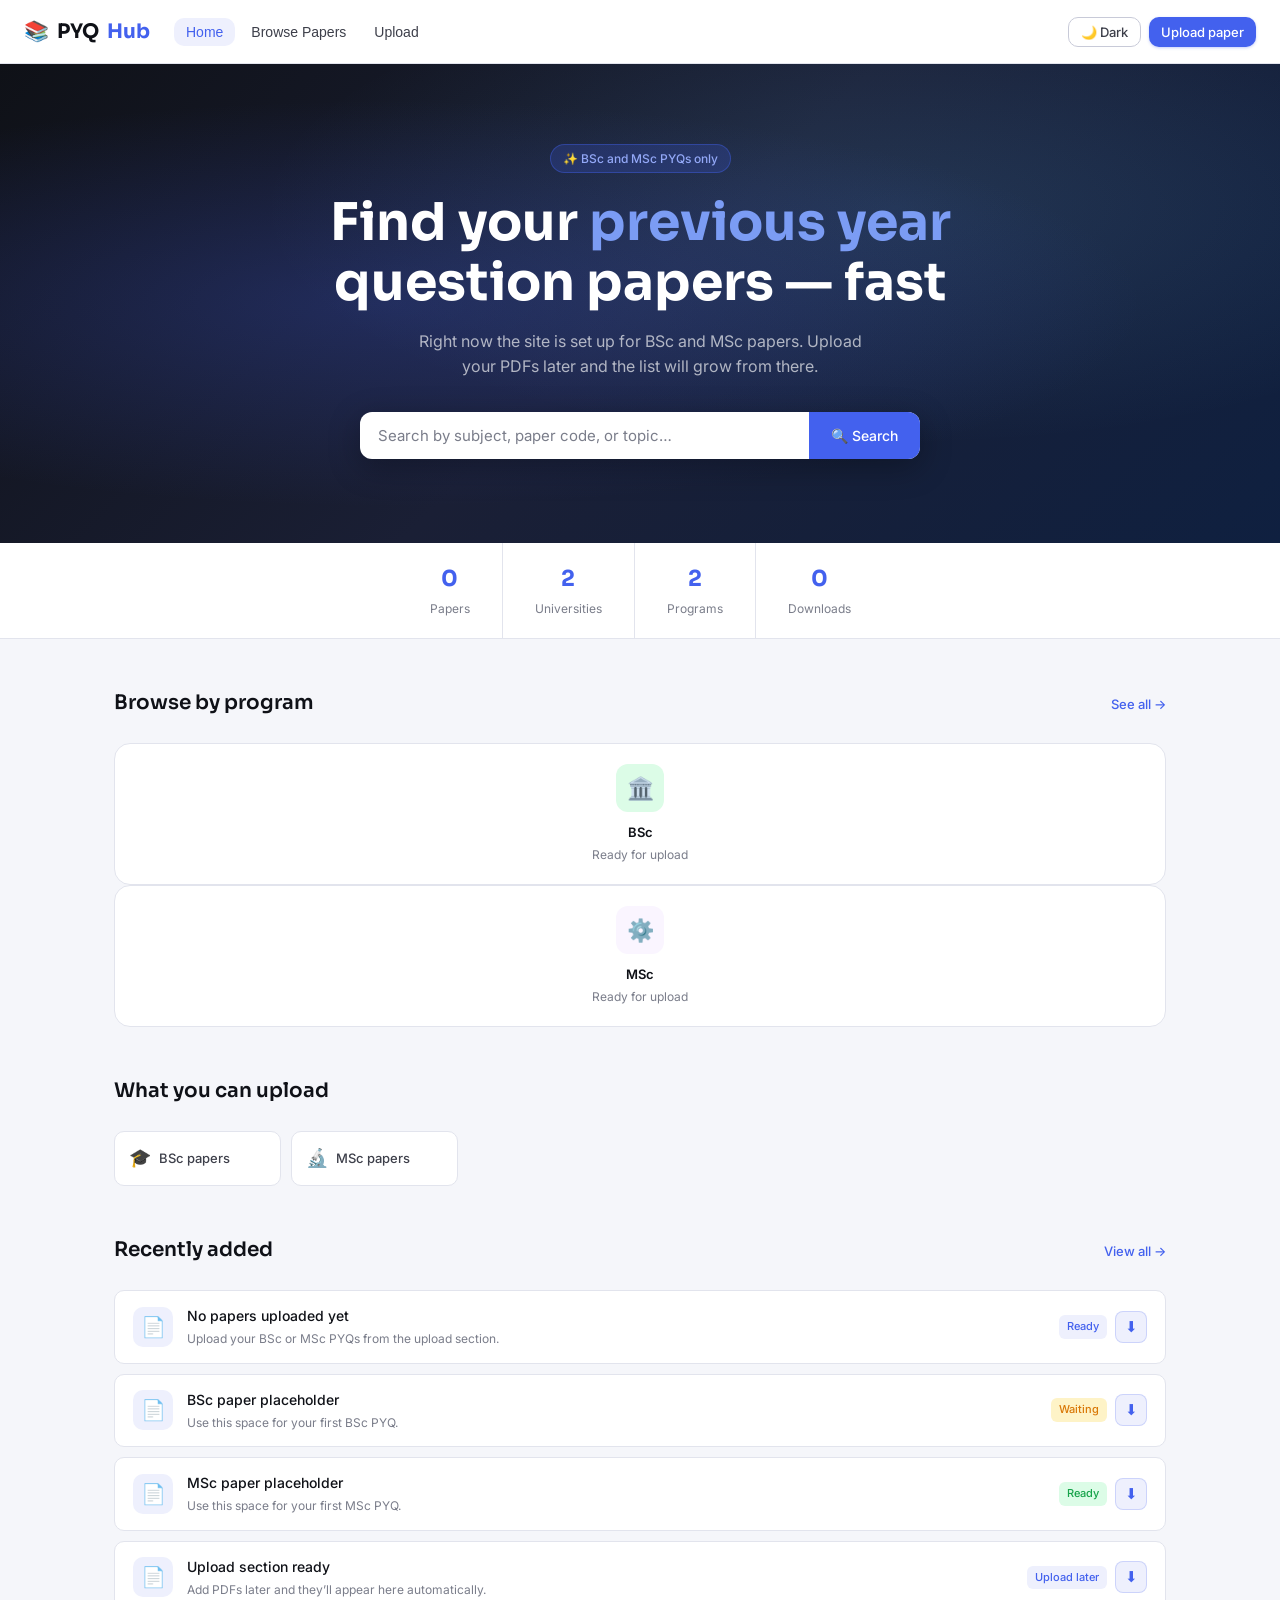
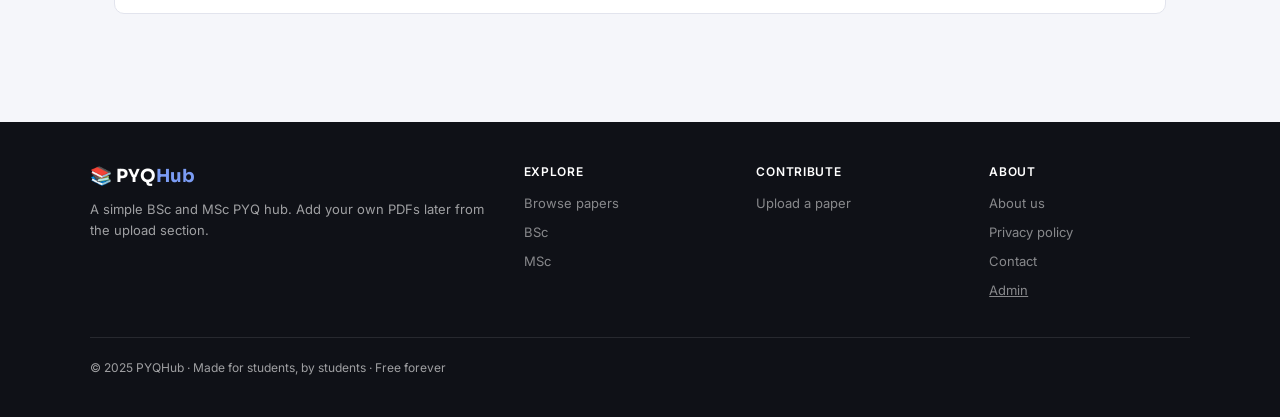
<file: index.html>
<!DOCTYPE html>
<html lang="en">
<head>
<meta charset="UTF-8">
<meta name="viewport" content="width=device-width, initial-scale=1.0">
<title>PYQHub — Previous Year Questions Portal</title>
<meta name="description" content="PYQHub helps students search and download previous year question papers by subject, university, semester, and year.">
<meta name="robots" content="index,follow">
<meta property="og:title" content="PYQHub — Previous Year Questions Portal">
<meta property="og:description" content="Search and download previous year question papers by subject, university, semester, and year.">
<meta property="og:type" content="website">
<meta property="og:image" content="https://example.com/pyqhub-preview.png">
<meta name="twitter:card" content="summary_large_image">
<link rel="preconnect" href="https://fonts.googleapis.com">
<link rel="preconnect" href="https://fonts.gstatic.com" crossorigin>
<link href="https://fonts.googleapis.com/css2?family=Inter:wght@400;500;600&family=Sora:wght@600;700&display=swap" rel="stylesheet">
<link rel="stylesheet" href="css/style.css">
</head>
<body>

<!-- NAV -->
<nav>
  <a class="nav-logo" onclick="showPage('home')">📚 <span>PYQ</span>Hub</a>
  <div class="nav-links">
    <button class="nav-link active" id="nav-home" onclick="showPage('home'); setActive('nav-home')">Home</button>
    <button class="nav-link" id="nav-browse" onclick="showPage('browse'); setActive('nav-browse')">Browse Papers</button>
    <button class="nav-link" id="nav-upload" onclick="showPage('upload'); setActive('nav-upload')">Upload</button>
  </div>
  <div class="nav-actions">
    <button class="btn btn-ghost btn-sm" id="themeToggle" type="button">🌙 Dark</button>
    <button class="btn btn-primary btn-sm" onclick="showPage('upload'); setActive('nav-upload')">Upload paper</button>
  </div>
</nav>

<!-- ════════════════════════════════ HOME PAGE ════════════════════════════════ -->
<div class="page active" id="page-home">

  <div class="hero">
    <div class="hero-content">
      <div class="hero-badge">✨ BSc and MSc PYQs only</div>
      <h1>Find your <span>previous year</span> question papers — fast</h1>
      <p>Right now the site is set up for BSc and MSc papers. Upload your PDFs later and the list will grow from there.</p>
      <div class="search-bar">
        <input type="text" placeholder="Search by subject, paper code, or topic…" id="hero-search" onkeydown="if(event.key==='Enter'){showPage('browse');setActive('nav-browse')}">
        <button class="search-btn" onclick="showPage('browse');setActive('nav-browse')">🔍 Search</button>
      </div>
      <div class="hero-tags">
      </div>
    </div>
  </div>

  <div class="stats-bar">
    <div class="stat-item">
      <span class="stat-num">0</span>
      <span class="stat-lbl">Papers</span>
    </div>
    <div class="stat-item">
      <span class="stat-num">2</span>
      <span class="stat-lbl">Universities</span>
    </div>
    <div class="stat-item">
      <span class="stat-num">2</span>
      <span class="stat-lbl">Programs</span>
    </div>
    <div class="stat-item">
      <span class="stat-num">0</span>
      <span class="stat-lbl">Downloads</span>
    </div>
  </div>

  <div class="section">
    <div class="section-header">
      <h2 class="section-title">Browse by program</h2>
      <span class="section-link" onclick="showPage('browse');setActive('nav-browse')">See all →</span>
    </div>
    
      <div class="uni-card" onclick="showPage('browse');setActive('nav-browse')">
        <div class="uni-icon" style="background:#dcfce7">🏛️</div>
        <div class="uni-name">BSc</div>
        <div class="uni-count">Ready for upload</div>
      </div>
      
      <div class="uni-card" onclick="showPage('browse');setActive('nav-browse')">
        <div class="uni-icon" style="background:#faf5ff">⚙️</div>
        <div class="uni-name">MSc</div>
        <div class="uni-count">Ready for upload</div>
      </div>
    </div>
  </div>

  <div class="section" style="padding-top: 0">
      <div class="section-header">
      <h2 class="section-title">What you can upload</h2>
    </div>
    <div class="subject-grid">
      <div class="subject-chip"><span class="chip-icon">🎓</span><span class="subject-name">BSc papers</span></div>
      <div class="subject-chip"><span class="chip-icon">🔬</span><span class="subject-name">MSc papers</span></div>
    </div>
  </div>

  <div class="section" style="padding-top: 0">
    <div class="section-header">
      <h2 class="section-title">Recently added</h2>
      <span class="section-link" onclick="showPage('browse');setActive('nav-browse')">View all →</span>
    </div>
    <div class="recent-grid">
      <div class="paper-row" onclick="showPage('detail');setActive('nav-browse')">
        <div class="paper-icon">📄</div>
        <div class="paper-info">
          <div class="paper-title">No papers uploaded yet</div>
          <div class="paper-meta">Upload your BSc or MSc PYQs from the upload section.</div>
        </div>
        <div class="paper-actions">
          <span class="badge badge-blue">Ready</span>
          <div class="download-btn" title="Download">⬇</div>
        </div>
      </div>
      <div class="paper-row" onclick="showPage('detail');setActive('nav-browse')">
        <div class="paper-icon">📄</div>
        <div class="paper-info">
          <div class="paper-title">BSc paper placeholder</div>
          <div class="paper-meta">Use this space for your first BSc PYQ.</div>
        </div>
        <div class="paper-actions">
          <span class="badge badge-amber">Waiting</span>
          <div class="download-btn" title="Download">⬇</div>
        </div>
      </div>
      <div class="paper-row" onclick="showPage('detail');setActive('nav-browse')">
        <div class="paper-icon">📄</div>
        <div class="paper-info">
          <div class="paper-title">MSc paper placeholder</div>
          <div class="paper-meta">Use this space for your first MSc PYQ.</div>
        </div>
        <div class="paper-actions">
          <span class="badge badge-green">Ready</span>
          <div class="download-btn" title="Download">⬇</div>
        </div>
      </div>
      <div class="paper-row" onclick="showPage('detail');setActive('nav-browse')">
        <div class="paper-icon">📄</div>
        <div class="paper-info">
          <div class="paper-title">Upload section ready</div>
          <div class="paper-meta">Add PDFs later and they’ll appear here automatically.</div>
        </div>
        <div class="paper-actions">
          <span class="badge badge-blue">Upload later</span>
          <div class="download-btn" title="Download">⬇</div>
        </div>
      </div>
    </div>
  </div>

  <footer>
    <div class="footer-inner">
      <div>
        <div class="footer-brand">📚 PYQ<span>Hub</span></div>
        <div class="footer-desc">A simple BSc and MSc PYQ hub. Add your own PDFs later from the upload section.</div>
      </div>
      <div>
        <div class="footer-heading">Explore</div>
        <a class="footer-link" onclick="showPage('browse');setActive('nav-browse')">Browse papers</a>
        <a class="footer-link" onclick="showPage('browse');setActive('nav-browse')">BSc</a>
        <a class="footer-link" onclick="showPage('browse');setActive('nav-browse')">MSc</a>
      </div>
      <div>
        <div class="footer-heading">Contribute</div>
        <a class="footer-link" onclick="showPage('upload');setActive('nav-upload')">Upload a paper</a>
      </div>
      <div>
        <div class="footer-heading">About</div>
        <a class="footer-link">About us</a>
        <a class="footer-link">Privacy policy</a>
        <a class="footer-link">Contact</a>
        <a class="footer-link" href="admin.html">Admin</a>
      </div>
    </div>
    <div class="footer-bottom">© 2025 PYQHub · Made for students, by students · Free forever</div>
  </footer>
</div>

<!-- ════════════════════════════════ BROWSE PAGE ════════════════════════════════ -->
<div class="page" id="page-browse">
  <div class="browse-layout">
    <!-- Filters -->
    <div class="filter-panel">
      <div class="filter-title">Filters</div>

      <div class="filter-group">
        <div class="filter-group-label">University</div>
        <label class="filter-option"><input type="checkbox" checked> BSc</label>
        <label class="filter-option"><input type="checkbox"> MSc</label>
      </div>

      <div class="filter-group">
        <div class="filter-group-label">Branch / Stream</div>
        <label class="filter-option"><input type="checkbox" checked> BSc</label>
        <label class="filter-option"><input type="checkbox"> MSc</label>
      </div>

      <div class="filter-group">
        <div class="filter-group-label">Semester</div>
        <label class="filter-option"><input type="checkbox" checked> Sem 1</label>
        <label class="filter-option"><input type="checkbox"> Sem 2</label>
        <label class="filter-option"><input type="checkbox"> Sem 3</label>
        <label class="filter-option"><input type="checkbox"> Sem 4</label>
      </div>

      <div class="filter-group">
        <div class="filter-group-label">Exam Type</div>
        <label class="filter-option"><input type="checkbox" checked> End Semester</label>
        <label class="filter-option"><input type="checkbox"> Mid Semester</label>
      </div>

      <div class="filter-group">
        <div class="filter-group-label">Has solution?</div>
        <label class="filter-option"><input type="checkbox"> Solved papers only</label>
      </div>

      <button class="btn btn-primary" style="width:100%;justify-content:center;margin-top:4px">Apply filters</button>
      <button class="btn btn-ghost" style="width:100%;justify-content:center;margin-top:8px">Clear all</button>
    </div>

    <!-- Results -->
    <div>
      <div class="search-input-row">
        <input class="search-input-full" type="text" placeholder="Search BSc or MSc papers…" value="">
        <button class="btn btn-primary" onclick="">Search</button>
      </div>

      <div class="results-header">
        <div class="results-count">Showing <span>0 results</span></div>
        <select class="sort-select">
          <option>Newest first</option>
          <option>Subject A-Z</option>
          <option>Subject Z-A</option>
        </select>
      </div>

      <div class="paper-card" onclick="showPage('upload');setActive('nav-upload')">
        <div class="paper-card-icon">📄</div>
        <div class="paper-card-body">
          <div class="paper-card-title">No papers uploaded yet</div>
          <div class="paper-card-sub">Add your first BSc or MSc paper from the upload section.</div>
          <div class="paper-card-tags">
            <span class="tag">BSc</span>
            <span class="tag">MSc</span>
            <span class="tag">Upload later</span>
            <span class="badge badge-blue" style="font-size:11px">Ready</span>
          </div>
        </div>
        <div class="paper-card-actions">
          <div class="download-btn" title="Download PDF">⬇</div>
        </div>
      </div>

      <div class="paper-card" onclick="showPage('upload');setActive('nav-upload')">
        <div class="paper-card-icon">📄</div>
        <div class="paper-card-body">
          <div class="paper-card-title">BSc paper placeholder</div>
          <div class="paper-card-sub">Use this card after uploading your first BSc PDF.</div>
          <div class="paper-card-tags">
            <span class="tag">BSc</span>
            <span class="tag">Upload later</span>
            <span class="tag">PDF</span>
            <span class="badge badge-amber" style="font-size:11px">Waiting</span>
          </div>
        </div>
        <div class="paper-card-actions">
          <div class="download-btn" title="Download PDF">⬇</div>
        </div>
      </div>

      <div class="paper-card" onclick="showPage('upload');setActive('nav-upload')">
        <div class="paper-card-icon">📄</div>
        <div class="paper-card-body">
          <div class="paper-card-title">MSc paper placeholder</div>
          <div class="paper-card-sub">Use this card after uploading your first MSc PDF.</div>
          <div class="paper-card-tags">
            <span class="tag">MSc</span>
            <span class="tag">Upload later</span>
            <span class="tag">PDF</span>
            <span class="badge badge-blue" style="font-size:11px">Ready</span>
          </div>
        </div>
        <div class="paper-card-actions">
          <div class="download-btn" title="Download PDF">⬇</div>
        </div>
      </div>

      <div class="paper-card" onclick="showPage('upload');setActive('nav-upload')">
        <div class="paper-card-icon">📄</div>
        <div class="paper-card-body">
          <div class="paper-card-title">Upload section ready</div>
          <div class="paper-card-sub">Your uploaded BSc and MSc papers will appear here.</div>
          <div class="paper-card-tags">
            <span class="tag">Upload</span>
            <span class="tag">BSc</span>
            <span class="tag">MSc</span>
            <span class="badge badge-green" style="font-size:11px">Later</span>
          </div>
        </div>
        <div class="paper-card-actions">
          <div class="download-btn" title="Download PDF">⬇</div>
        </div>
      </div>

      <div style="text-align:center;margin-top:24px">
        <button class="btn btn-ghost">Load more results</button>
      </div>
    </div>
  </div>
</div>

<!-- ════════════════════════════════ PAPER DETAIL PAGE ════════════════════════════════ -->
<div class="page" id="page-detail">
  <div class="detail-page">
    <div class="breadcrumb">
      <a onclick="showPage('home');setActive('nav-home')">Home</a>
      <span class="breadcrumb-sep">›</span>
      <a onclick="showPage('browse');setActive('nav-browse')">Browse</a>
      <span class="breadcrumb-sep">›</span>
      <a onclick="showPage('browse');setActive('nav-browse')">Data Structures</a>
      <span class="breadcrumb-sep">›</span>
      <span>Upload later</span>
    </div>

    <div class="detail-header">
      <div class="detail-icon">📄</div>
      <div class="detail-info">
        <div class="detail-title">No paper selected yet</div>
        <div class="detail-meta-row">
          <span class="badge badge-blue">BSc / MSc</span>
          <span class="badge badge-green">Ready to upload</span>
          <span class="badge" style="background:var(--surface-2);color:var(--ink-3)">📥 0 downloads</span>
        </div>
        <div class="detail-desc">
          Upload a BSc or MSc paper from the upload section when you have the PDF ready.
        </div>
        <div class="detail-actions">
          <button class="btn btn-primary" onclick="showPage('upload');setActive('nav-upload')">⬇ Add paper</button>
          <button class="btn btn-ghost">🔖 Bookmark</button>
          <button class="btn btn-ghost">↗ Share</button>
        </div>
      </div>
    </div>

    <div class="detail-grid">
      <div class="info-card">
        <h3>Paper details</h3>
        <div class="info-row"><span class="info-row-label">Program</span><span class="info-row-value">BSc / MSc</span></div>
        <div class="info-row"><span class="info-row-label">Branch</span><span class="info-row-value">Add later</span></div>
        <div class="info-row"><span class="info-row-label">Semester</span><span class="info-row-value">Add later</span></div>
        <div class="info-row"><span class="info-row-label">Year</span><span class="info-row-value">Add later</span></div>
        <div class="info-row"><span class="info-row-label">Exam type</span><span class="info-row-value">Add later</span></div>
        <div class="info-row"><span class="info-row-label">Subject code</span><span class="info-row-value">Add later</span></div>
      </div>
      <div class="info-card">
        <h3>File info</h3>
        <div class="info-row"><span class="info-row-label">Format</span><span class="info-row-value">PDF</span></div>
        <div class="info-row"><span class="info-row-label">File size</span><span class="info-row-value">Add later</span></div>
        <div class="info-row"><span class="info-row-label">Pages</span><span class="info-row-value">Add later</span></div>
        <div class="info-row"><span class="info-row-label">Uploaded by</span><span class="info-row-value">You</span></div>
        <div class="info-row"><span class="info-row-label">Uploaded on</span><span class="info-row-value">Later</span></div>
        <div class="info-row"><span class="info-row-label">Downloads</span><span class="info-row-value">0</span></div>
      </div>
    </div>

    <div class="pdf-preview" style="margin-top:16px">
      <div class="pdf-preview-bar">
        <span class="pdf-preview-title">📄 No preview yet</span>
        <button class="btn btn-ghost btn-sm" onclick="showPage('upload');setActive('nav-upload')">⬇ Upload PDF</button>
      </div>
      <div class="pdf-mock">
        <div class="pdf-line heading dark" style="width:60%;margin:0 auto 20px"></div>
        <div class="pdf-line dark short" style="width:30%;margin:0 auto 4px"></div>
        <div class="pdf-line short" style="width:25%;margin:0 auto 24px"></div>
        <div class="pdf-line heading" style="width:35%"></div>
        <div class="pdf-line med"></div>
        <div class="pdf-line"></div>
        <div class="pdf-line" style="width:80%"></div>
        <div class="pdf-line heading" style="width:35%;margin-top:10px"></div>
        <div class="pdf-line med"></div>
        <div class="pdf-line"></div>
        <div class="pdf-line" style="width:72%"></div>
        <div class="pdf-line" style="width:88%"></div>
        <div class="pdf-mock-overlay" style="color:var(--ink-4);font-size:12px;margin-top:4px">
          Upload the PDF later to preview the paper here
        </div>
      </div>
    </div>
  </div>
</div>

<!-- ════════════════════════════════ UPLOAD PAGE ════════════════════════════════ -->
<div class="page" id="page-upload">
  <div class="upload-page">
    <h1>Upload a paper</h1>
    <p class="subtitle">Share PYQs with your fellow students. Every upload helps thousands.</p>

    <div class="form-card">
      <div class="form-group">
        <label class="form-label">Program <span>*</span></label>
        <select class="form-select">
          <option value="">Select program…</option>
          <option>BSc</option>
          <option>MSc</option>
          <option>BTech</option>
        </select>
      </div>

      <div class="form-row">
        <div class="form-group">
          <label class="form-label">Stream <span>*</span></label>
          <select class="form-select">
            <option value="">Select stream…</option>
            <option>BSc</option>
            <option>MSc</option>
            <option>BTech</option>
          </select>
        </div>
        <div class="form-group">
          <label class="form-label">Subject <span>*</span></label>
          <select class="form-select">
            <option value="">Select subject…</option>
            <option>Physics</option>
            <option>Chemistry</option>
            <option>Mathematics</option>
            <option>Computer Science</option>
            <option>Biology</option>
            <option>Commerce</option>
            <option>Science</option>
          </select>
        </div>
      </div>

      <div class="form-row">
        <div class="form-group">
          <label class="form-label">Semester <span>*</span></label>
          <select class="form-select">
            <option value="">Select…</option>
            <option>Semester 1</option>
            <option>Semester 2</option>
            <option>Semester 3</option>
            <option>Semester 4</option>
            <option>Semester 5</option>
            <option>Semester 6</option>
            <option>Semester 7</option>
            <option>Semester 8</option>
          </select>
        </div>
        <div class="form-group">
          <label class="form-label">Paper title <span>*</span></label>
          <input class="form-input" type="text" placeholder="e.g. Physics Semester 2">
        </div>
      </div>

      <div class="form-row">
        <div class="form-group">
          <label class="form-label">Subject code</label>
          <input class="form-input" type="text" placeholder="e.g. PHY201">
        </div>
        <div class="form-group">
          <label class="form-label">Exam year <span>*</span></label>
          <select class="form-select">
            <option>2025</option>
            <option>2024</option>
            <option>2023</option>
            <option>2022</option>
            <option>2021</option>
          </select>
        </div>
      </div>

      <div class="form-row">
        <div class="form-group">
          <label class="form-label">Exam type <span>*</span></label>
          <select class="form-select">
            <option>End Semester</option>
            <option>Mid Semester</option>
            <option>Internal Assessment</option>
          </select>
        </div>
        <div class="form-group">
          <label class="form-label">Has solution key?</label>
          <select class="form-select">
            <option value="no">No — question paper only</option>
            <option value="yes">Yes — solution included</option>
            <option value="notes">Yes — with handwritten notes</option>
          </select>
        </div>
      </div>

      <hr class="form-divider">

      <div class="form-group">
        <label class="form-label">Upload PDF <span>*</span></label>
        <div class="file-drop" id="fileDrop" onclick="document.getElementById('fileInput').click()" ondragover="event.preventDefault();this.classList.add('drag')" ondragleave="this.classList.remove('drag')" ondrop="handleDrop(event)">
          <div class="file-drop-icon">📂</div>
          <div class="file-drop-text">Click to browse or drag & drop your PDF</div>
          <div class="file-drop-sub">PDF files only · Max 20 MB per file</div>
        </div>
        <input type="file" id="fileInput" accept=".pdf" style="display:none" onchange="handleFile(this)">
        <div class="file-chosen" id="fileChosen" style="display:none">
          <span>📄</span>
          <span class="file-chosen-name" id="fileName">—</span>
          <button class="btn btn-ghost btn-sm" onclick="clearFile()">✕</button>
        </div>
      </div>

      <div class="form-group">
        <label class="form-label">Notes (optional)</label>
        <textarea class="form-textarea" placeholder="Anything useful to tell other students? e.g. 'Theory paper', 'Includes numerical problems', 'Unit 1-3 only'"></textarea>
      </div>

      <button class="btn btn-primary" style="width:100%;justify-content:center;padding:12px" onclick="submitUpload()">
        Upload paper →
      </button>
      <p style="font-size:12px;color:var(--ink-3);text-align:center;margin-top:10px">By uploading you confirm this paper is from a public exam and you're not violating any rights.</p>
    </div>
  </div>
</div>

<!-- Toast -->
<div class="success-toast" id="toast">✅ Download started!</div>

<script src="js/app.js"></script>
</body>
</html>
</file>
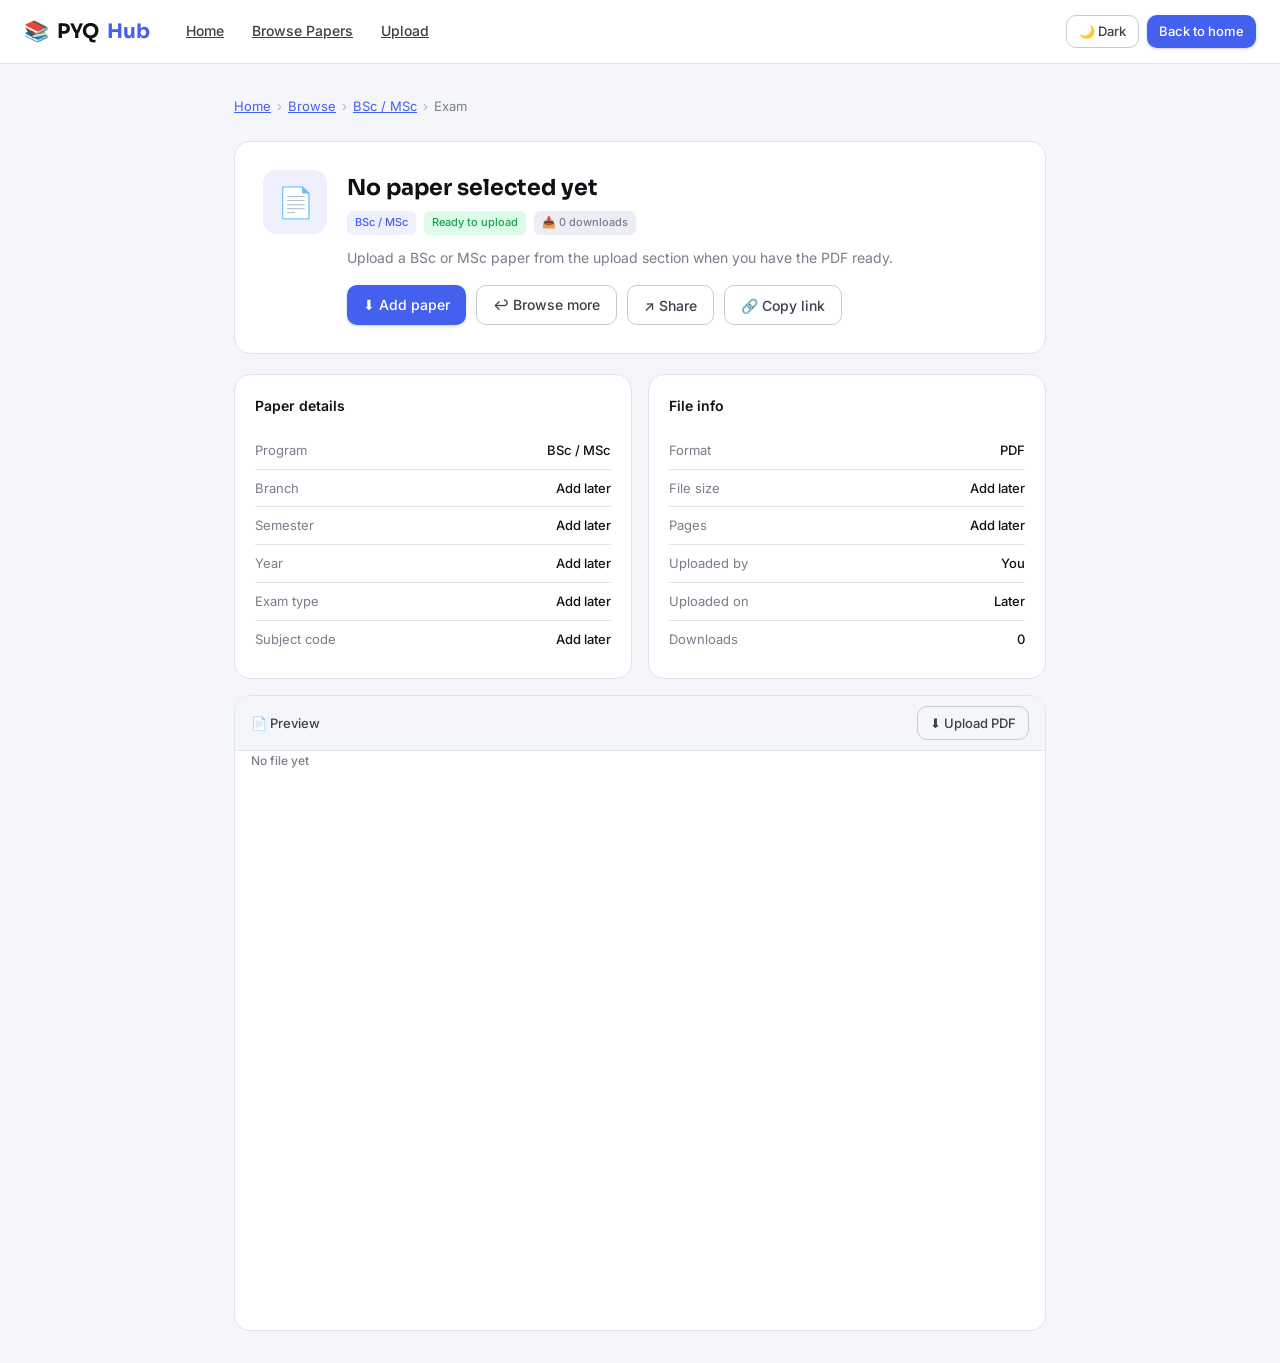
<file: detail.html>
<!DOCTYPE html>
<html lang="en">
<head>
<meta charset="UTF-8">
<meta name="viewport" content="width=device-width, initial-scale=1.0">
<title>PYQHub — Paper Detail</title>
<meta name="description" content="Loading paper details from PYQHub.">
<meta name="robots" content="index,follow">
<meta property="og:type" content="article">
<meta property="og:title" content="PYQHub — Paper Detail">
<meta property="og:description" content="Loading paper details from PYQHub.">
<meta property="og:image" content="https://example.com/pyqhub-preview.png">
<meta name="twitter:card" content="summary_large_image">
<link rel="preconnect" href="https://fonts.googleapis.com">
<link rel="preconnect" href="https://fonts.gstatic.com" crossorigin>
<link href="https://fonts.googleapis.com/css2?family=Inter:wght@400;500;600&family=Sora:wght@600;700&display=swap" rel="stylesheet">
<link rel="stylesheet" href="css/style.css">
</head>
<body>
<nav>
  <a class="nav-logo" href="index.html">📚 <span>PYQ</span>Hub</a>
  <div class="nav-links">
    <a class="nav-link" href="index.html">Home</a>
    <a class="nav-link" href="index.html">Browse Papers</a>
    <a class="nav-link" href="index.html">Upload</a>
  </div>
  <div class="nav-actions">
    <button class="btn btn-ghost btn-sm" id="themeToggle" type="button">🌙 Dark</button>
    <a class="btn btn-primary btn-sm" href="index.html">Back to home</a>
  </div>
</nav>

<div class="page active" id="page-detail">
  <div class="detail-page">
    <div class="breadcrumb">
      <a href="index.html">Home</a>
      <span class="breadcrumb-sep">›</span>
      <a href="index.html">Browse</a>
      <span class="breadcrumb-sep">›</span>
      <a href="index.html" data-detail-subject>BSc / MSc</a>
      <span class="breadcrumb-sep">›</span>
      <span data-detail-exam>Exam</span>
    </div>

    <div class="detail-header">
      <div class="detail-icon">📄</div>
      <div class="detail-info">
        <div class="detail-title">No paper selected yet</div>
        <div class="detail-meta-row">
          <span class="badge badge-blue" data-detail-university>BSc / MSc</span>
          <span class="badge badge-green" data-detail-status>Ready to upload</span>
          <span class="badge" style="background:var(--surface-2);color:var(--ink-3)" data-detail-downloads>📥 0 downloads</span>
        </div>
        <div class="detail-desc">Upload a BSc or MSc paper from the upload section when you have the PDF ready.</div>
        <div class="detail-actions">
          <a class="btn btn-primary" data-download-link href="#" download>⬇ Add paper</a>
          <a class="btn btn-ghost" href="index.html">↩ Browse more</a>
          <button class="btn btn-ghost" type="button" onclick="sharePaper()">↗ Share</button>
          <button class="btn btn-ghost" type="button" onclick="copyCurrentLink()">🔗 Copy link</button>
        </div>
      </div>
    </div>

    <div class="detail-grid">
      <div class="info-card">
        <h3>Paper details</h3>
        <div class="info-row"><span class="info-row-label">Program</span><span class="info-row-value">BSc / MSc</span></div>
        <div class="info-row"><span class="info-row-label">Branch</span><span class="info-row-value">Add later</span></div>
        <div class="info-row"><span class="info-row-label">Semester</span><span class="info-row-value">Add later</span></div>
        <div class="info-row"><span class="info-row-label">Year</span><span class="info-row-value">Add later</span></div>
        <div class="info-row"><span class="info-row-label">Exam type</span><span class="info-row-value">Add later</span></div>
        <div class="info-row"><span class="info-row-label">Subject code</span><span class="info-row-value">Add later</span></div>
      </div>
      <div class="info-card">
        <h3>File info</h3>
        <div class="info-row"><span class="info-row-label">Format</span><span class="info-row-value">PDF</span></div>
        <div class="info-row"><span class="info-row-label">File size</span><span class="info-row-value">Add later</span></div>
        <div class="info-row"><span class="info-row-label">Pages</span><span class="info-row-value">Add later</span></div>
        <div class="info-row"><span class="info-row-label">Uploaded by</span><span class="info-row-value">You</span></div>
        <div class="info-row"><span class="info-row-label">Uploaded on</span><span class="info-row-value">Later</span></div>
        <div class="info-row"><span class="info-row-label">Downloads</span><span class="info-row-value">0</span></div>
      </div>
    </div>

    <div class="pdf-preview" style="margin-top:16px">
      <div class="pdf-preview-bar">
        <span class="pdf-preview-title">📄 Preview</span>
        <a class="btn btn-ghost btn-sm" data-download-link href="#" download>⬇ Upload PDF</a>
      </div>
      <div style="padding:0 16px 12px;color:var(--ink-3);font-size:12px" class="pdf-preview-title" data-preview-name>No file yet</div>
      <iframe data-pdf-preview title="Paper preview" style="width:100%;height:540px;border:0;background:white"></iframe>
    </div>
  </div>
</div>

<div class="success-toast" id="toast">✅ Download started!</div>
<script src="js/app.js"></script>
</body>
</html>
</file>
<file: css/style.css>
*, *::before, *::after { box-sizing: border-box; margin: 0; padding: 0; }

  :root {
    --ink: #0f1117;
    --ink-2: #3d3f4a;
    --ink-3: #7a7d8a;
    --ink-4: #b0b3bf;
    --surface: #ffffff;
    --surface-1: #f5f6fa;
    --surface-2: #eceef5;
    --border: #e2e4ed;
    --border-strong: #c8cad8;
    --accent: #4361ee;
    --accent-light: #eef0fd;
    --accent-dark: #2d45c2;
    --green: #16a34a;
    --green-light: #dcfce7;
    --amber: #d97706;
    --amber-light: #fef3c7;
    --red: #dc2626;
    --red-light: #fee2e2;
    --radius: 10px;
    --radius-lg: 16px;
    --shadow-sm: 0 1px 3px rgba(0,0,0,0.07), 0 1px 2px rgba(0,0,0,0.04);
    --shadow-md: 0 4px 12px rgba(0,0,0,0.08), 0 2px 4px rgba(0,0,0,0.04);
    --shadow-lg: 0 10px 30px rgba(0,0,0,0.1), 0 4px 8px rgba(0,0,0,0.05);
    --font-display: 'Sora', sans-serif;
    --font-body: 'Inter', sans-serif;
    --nav-h: 64px;
  }

  body.theme-dark {
    --surface: #11131a;
    --surface-1: #0b0d12;
    --surface-2: #171a23;
    --border: #2a2f3d;
    --border-strong: #3a4257;
    --ink: #f3f5fb;
    --ink-2: #d7dbea;
    --ink-3: #a5adbf;
    --ink-4: #7d8599;
    background: #080a0f;
  }

  body {
    font-family: var(--font-body);
    color: var(--ink);
    background: var(--surface-1);
    font-size: 15px;
    line-height: 1.6;
    min-height: 100vh;
  }

  .theme-dark nav,
  .theme-dark .uni-card,
  .theme-dark .subject-chip,
  .theme-dark .paper-row,
  .theme-dark .paper-card,
  .theme-dark .filter-panel,
  .theme-dark .info-card,
  .theme-dark .detail-header,
  .theme-dark .pdf-preview,
  .theme-dark .form-card {
    background: #11131a;
  }

  .theme-dark .search-bar,
  .theme-dark .search-input-full,
  .theme-dark .sort-select,
  .theme-dark .form-input,
  .theme-dark .form-select,
  .theme-dark .form-textarea,
  .theme-dark .file-drop,
  .theme-dark .auth-card {
    background: #11131a;
    color: var(--ink);
  }

  .theme-dark .hero {
    background: linear-gradient(135deg, #080a0f 0%, #101520 55%, #11192b 100%);
  }

  .theme-dark .hero-tag {
    background: rgba(255,255,255,0.06);
  }

  .theme-dark .footer-link,
  .theme-dark .footer-desc,
  .theme-dark .footer-bottom {
    color: rgba(255,255,255,0.72);
  }

  .theme-dark .footer {
    background: #080a0f;
  }

  /* NAV */
  nav {
    position: fixed; top: 0; left: 0; right: 0; z-index: 100;
    height: var(--nav-h);
    background: rgba(255,255,255,0.95);
    backdrop-filter: blur(12px);
    border-bottom: 1px solid var(--border);
    display: flex; align-items: center;
    padding: 0 24px;
    gap: 24px;
  }
  .nav-logo {
    font-family: var(--font-display);
    font-size: 20px;
    font-weight: 700;
    color: var(--accent);
    cursor: pointer;
    text-decoration: none;
    display: flex; align-items: center; gap: 8px;
  }
  .nav-logo span { color: var(--ink); }
  .nav-links { display: flex; gap: 4px; align-items: center; flex: 1; }
  .nav-link {
    padding: 6px 12px;
    border-radius: var(--radius);
    font-size: 14px;
    font-weight: 500;
    color: var(--ink-2);
    cursor: pointer;
    border: none; background: none;
    transition: background 0.15s, color 0.15s;
  }
  .nav-link:hover { background: var(--surface-2); color: var(--ink); }
  .nav-link.active { background: var(--accent-light); color: var(--accent); }
  .nav-actions { display: flex; gap: 8px; margin-left: auto; }
  .btn {
    display: inline-flex; align-items: center; gap: 6px;
    padding: 8px 16px;
    border-radius: var(--radius);
    font-size: 14px; font-weight: 500;
    cursor: pointer; border: none;
    transition: all 0.15s;
    font-family: var(--font-body);
    text-decoration: none;
  }
  .btn-ghost {
    background: transparent;
    border: 1px solid var(--border-strong);
    color: var(--ink-2);
  }
  .btn-ghost:hover { background: var(--surface-2); color: var(--ink); }
  .btn-primary {
    background: var(--accent);
    color: white;
    box-shadow: 0 1px 3px rgba(67,97,238,0.3);
  }
  .btn-primary:hover { background: var(--accent-dark); box-shadow: 0 2px 8px rgba(67,97,238,0.4); }
  .btn-sm { padding: 6px 12px; font-size: 13px; }

  /* PAGES */
  .page { display: none; padding-top: var(--nav-h); min-height: 100vh; }
  .page.active { display: block; }

  /* ── HOME PAGE ── */
  .hero {
    background: linear-gradient(135deg, #0f1117 0%, #1a1f35 50%, #0f2040 100%);
    padding: 80px 24px 60px;
    text-align: center;
    position: relative;
    overflow: hidden;
  }
  .hero::before {
    content: '';
    position: absolute; inset: 0;
    background: radial-gradient(ellipse at 30% 50%, rgba(67,97,238,0.25) 0%, transparent 60%),
                radial-gradient(ellipse at 70% 30%, rgba(99,179,237,0.15) 0%, transparent 50%);
  }
  .hero-content { position: relative; z-index: 1; max-width: 640px; margin: 0 auto; }
  .hero-badge {
    display: inline-flex; align-items: center; gap: 6px;
    background: rgba(67,97,238,0.2);
    border: 1px solid rgba(67,97,238,0.4);
    color: #93a8f7;
    font-size: 12px; font-weight: 500;
    padding: 4px 12px;
    border-radius: 20px;
    margin-bottom: 20px;
  }
  .hero h1 {
    font-family: var(--font-display);
    font-size: clamp(32px, 5vw, 52px);
    font-weight: 700;
    color: white;
    line-height: 1.15;
    margin-bottom: 16px;
  }
  .hero h1 span { color: #7b9cf4; }
  .hero p {
    font-size: 16px;
    color: rgba(255,255,255,0.65);
    margin-bottom: 32px;
    max-width: 480px;
    margin-left: auto;
    margin-right: auto;
  }

  .search-bar {
    display: flex;
    background: white;
    border-radius: 12px;
    overflow: hidden;
    box-shadow: 0 8px 32px rgba(0,0,0,0.3);
    max-width: 560px;
    margin: 0 auto 24px;
  }
  .search-bar input {
    flex: 1;
    padding: 14px 18px;
    border: none; outline: none;
    font-size: 15px;
    font-family: var(--font-body);
    color: var(--ink);
    background: transparent;
  }
  .search-bar input::placeholder { color: var(--ink-3); }
  .search-btn {
    background: var(--accent);
    color: white;
    border: none;
    padding: 0 22px;
    cursor: pointer;
    font-size: 14px;
    font-weight: 500;
    font-family: var(--font-body);
    transition: background 0.15s;
    white-space: nowrap;
  }
  .search-btn:hover { background: var(--accent-dark); }

  .hero-tags { display: flex; gap: 8px; flex-wrap: wrap; justify-content: center; }
  .hero-tag {
    background: rgba(255,255,255,0.08);
    border: 1px solid rgba(255,255,255,0.15);
    color: rgba(255,255,255,0.7);
    font-size: 12px;
    padding: 4px 10px;
    border-radius: 6px;
    cursor: pointer;
    transition: all 0.15s;
  }
  .hero-tag:hover { background: rgba(255,255,255,0.15); color: white; }

  .stats-bar {
    background: white;
    border-bottom: 1px solid var(--border);
    padding: 0 24px;
    display: flex;
    justify-content: center;
    gap: 0;
    overflow-x: auto;
  }
  .stat-item {
    padding: 18px 32px;
    text-align: center;
    border-right: 1px solid var(--border);
    flex-shrink: 0;
  }
  .stat-item:last-child { border-right: none; }
  .stat-num {
    font-family: var(--font-display);
    font-size: 22px;
    font-weight: 700;
    color: var(--accent);
    display: block;
  }
  .stat-lbl { font-size: 12px; color: var(--ink-3); }

  .section { padding: 48px 24px; max-width: 1100px; margin: 0 auto; }
  .section-header { display: flex; align-items: baseline; justify-content: space-between; margin-bottom: 24px; }
  .section-title {
    font-family: var(--font-display);
    font-size: 20px;
    font-weight: 600;
    color: var(--ink);
  }
  .section-link { font-size: 13px; color: var(--accent); cursor: pointer; font-weight: 500; }
  .section-link:hover { text-decoration: underline; }

  .uni-grid { display: grid; grid-template-columns: repeat(auto-fill, minmax(200px, 1fr)); gap: 12px; }
  .uni-card {
    background: white;
    border: 1px solid var(--border);
    border-radius: var(--radius-lg);
    padding: 20px;
    cursor: pointer;
    transition: all 0.15s;
    text-align: center;
  }
  .uni-card:hover {
    border-color: var(--accent);
    box-shadow: var(--shadow-md);
    transform: translateY(-2px);
  }
  .uni-icon {
    width: 48px; height: 48px;
    border-radius: 12px;
    display: flex; align-items: center; justify-content: center;
    font-size: 22px;
    margin: 0 auto 10px;
  }
  .uni-name { font-size: 13px; font-weight: 600; color: var(--ink); margin-bottom: 2px; }
  .uni-count { font-size: 12px; color: var(--ink-3); }

  .subject-grid { display: grid; grid-template-columns: repeat(auto-fill, minmax(160px, 1fr)); gap: 10px; }
  .subject-chip {
    background: white;
    border: 1px solid var(--border);
    border-radius: var(--radius);
    padding: 12px 14px;
    cursor: pointer;
    transition: all 0.15s;
    display: flex; align-items: center; gap: 8px;
  }
  .subject-chip:hover { border-color: var(--accent); background: var(--accent-light); }
  .subject-chip:hover .subject-name { color: var(--accent); }
  .chip-icon { font-size: 18px; }
  .subject-name { font-size: 13px; font-weight: 500; color: var(--ink-2); }

  .recent-grid { display: grid; gap: 10px; }
  .paper-row {
    background: white;
    border: 1px solid var(--border);
    border-radius: var(--radius);
    padding: 14px 18px;
    display: flex; align-items: center; gap: 14px;
    cursor: pointer;
    transition: all 0.15s;
  }
  .paper-row:hover { border-color: var(--accent); box-shadow: var(--shadow-sm); }
  .paper-icon {
    width: 40px; height: 40px;
    background: var(--accent-light);
    border-radius: 10px;
    display: flex; align-items: center; justify-content: center;
    font-size: 20px;
    flex-shrink: 0;
  }
  .paper-info { flex: 1; }
  .paper-title { font-size: 14px; font-weight: 500; color: var(--ink); }
  .paper-meta { font-size: 12px; color: var(--ink-3); margin-top: 2px; }
  .paper-actions { display: flex; align-items: center; gap: 8px; flex-shrink: 0; }
  .badge {
    display: inline-flex; align-items: center;
    padding: 3px 8px;
    border-radius: 6px;
    font-size: 11px;
    font-weight: 500;
  }
  .badge-green { background: var(--green-light); color: var(--green); }
  .badge-amber { background: var(--amber-light); color: var(--amber); }
  .badge-blue { background: var(--accent-light); color: var(--accent); }

  .download-btn {
    width: 32px; height: 32px;
    border-radius: 8px;
    background: var(--accent-light);
    border: 1px solid rgba(67,97,238,0.2);
    color: var(--accent);
    display: flex; align-items: center; justify-content: center;
    cursor: pointer;
    transition: all 0.15s;
    font-size: 15px;
  }
  .download-btn:hover { background: var(--accent); color: white; }

  /* ── BROWSE PAGE ── */
  .browse-layout {
    max-width: 1100px;
    margin: 0 auto;
    padding: 32px 24px;
    display: grid;
    grid-template-columns: 240px 1fr;
    gap: 24px;
    align-items: start;
  }
  .filter-panel {
    background: white;
    border: 1px solid var(--border);
    border-radius: var(--radius-lg);
    padding: 20px;
    position: sticky;
    top: calc(var(--nav-h) + 16px);
  }
  .filter-title { font-size: 13px; font-weight: 600; color: var(--ink); margin-bottom: 14px; text-transform: uppercase; letter-spacing: 0.05em; }
  .filter-group { margin-bottom: 20px; }
  .filter-group-label { font-size: 12px; color: var(--ink-3); font-weight: 500; margin-bottom: 8px; }
  .filter-option {
    display: flex; align-items: center; gap: 8px;
    padding: 6px 8px;
    border-radius: 8px;
    cursor: pointer;
    font-size: 13px;
    color: var(--ink-2);
    transition: background 0.12s;
  }
  .filter-option:hover { background: var(--surface-1); }
  .filter-option input[type=checkbox] { accent-color: var(--accent); width: 14px; height: 14px; }
  .filter-option.selected { color: var(--accent); background: var(--accent-light); }

  .results-header {
    display: flex; align-items: center; justify-content: space-between;
    margin-bottom: 16px; flex-wrap: wrap; gap: 10px;
  }
  .results-count { font-size: 14px; color: var(--ink-3); }
  .results-count span { color: var(--ink); font-weight: 600; }
  .sort-select {
    padding: 7px 10px;
    border: 1px solid var(--border);
    border-radius: 8px;
    font-size: 13px;
    color: var(--ink-2);
    background: white;
    cursor: pointer;
    outline: none;
  }

  .search-input-row {
    display: flex; gap: 8px; margin-bottom: 20px;
  }
  .search-input-full {
    flex: 1;
    padding: 10px 14px;
    border: 1px solid var(--border);
    border-radius: var(--radius);
    font-size: 14px;
    font-family: var(--font-body);
    outline: none;
    background: white;
    transition: border-color 0.15s;
  }
  .search-input-full:focus { border-color: var(--accent); }

  .paper-card {
    background: white;
    border: 1px solid var(--border);
    border-radius: var(--radius-lg);
    padding: 18px 20px;
    display: flex; gap: 16px; align-items: flex-start;
    margin-bottom: 10px;
    transition: all 0.15s;
    cursor: pointer;
  }
  .paper-card:hover { border-color: var(--accent); box-shadow: var(--shadow-sm); }
  .paper-card-icon {
    width: 44px; height: 44px;
    border-radius: 10px;
    background: var(--accent-light);
    display: flex; align-items: center; justify-content: center;
    font-size: 22px;
    flex-shrink: 0;
  }
  .paper-card-body { flex: 1; }
  .paper-card-title { font-size: 15px; font-weight: 600; color: var(--ink); margin-bottom: 4px; }
  .paper-card-sub { font-size: 13px; color: var(--ink-3); margin-bottom: 10px; }
  .paper-card-tags { display: flex; gap: 6px; flex-wrap: wrap; }
  .tag {
    display: inline-flex;
    padding: 3px 8px;
    background: var(--surface-2);
    border-radius: 6px;
    font-size: 11px;
    color: var(--ink-3);
    font-weight: 500;
  }
  .paper-card-actions { display: flex; gap: 8px; align-items: center; flex-shrink: 0; margin-top: 4px; }

  /* ── UPLOAD PAGE ── */
  .upload-page { max-width: 640px; margin: 0 auto; padding: 40px 24px; }
  .upload-page h1 {
    font-family: var(--font-display);
    font-size: 26px; font-weight: 700;
    margin-bottom: 6px;
  }
  .upload-page .subtitle { color: var(--ink-3); margin-bottom: 32px; font-size: 14px; }

  .form-card {
    background: white;
    border: 1px solid var(--border);
    border-radius: var(--radius-lg);
    padding: 28px;
  }
  .form-group { margin-bottom: 20px; }
  .form-label { font-size: 13px; font-weight: 500; color: var(--ink); margin-bottom: 6px; display: block; }
  .form-label span { color: var(--red); }
  .form-input, .form-select, .form-textarea {
    width: 100%;
    padding: 10px 12px;
    border: 1px solid var(--border);
    border-radius: var(--radius);
    font-size: 14px;
    font-family: var(--font-body);
    color: var(--ink);
    background: white;
    outline: none;
    transition: border-color 0.15s;
  }
  .form-input:focus, .form-select:focus, .form-textarea:focus { border-color: var(--accent); box-shadow: 0 0 0 3px rgba(67,97,238,0.08); }
  .form-textarea { resize: vertical; min-height: 80px; }
  .form-row { display: grid; grid-template-columns: 1fr 1fr; gap: 14px; }

  .file-drop {
    border: 2px dashed var(--border-strong);
    border-radius: var(--radius-lg);
    padding: 36px 24px;
    text-align: center;
    cursor: pointer;
    transition: all 0.15s;
    background: var(--surface-1);
  }
  .file-drop:hover, .file-drop.drag { border-color: var(--accent); background: var(--accent-light); }
  .file-drop-icon { font-size: 36px; margin-bottom: 10px; }
  .file-drop-text { font-size: 14px; color: var(--ink-2); font-weight: 500; }
  .file-drop-sub { font-size: 12px; color: var(--ink-3); margin-top: 4px; }
  .file-chosen {
    display: flex; align-items: center; gap: 10px;
    background: var(--green-light);
    border: 1px solid #bbf7d0;
    border-radius: var(--radius);
    padding: 10px 14px;
    margin-top: 10px;
  }
  .file-chosen-name { font-size: 13px; color: var(--green); font-weight: 500; flex: 1; }

  .form-divider { border: none; border-top: 1px solid var(--border); margin: 24px 0; }

  .success-toast {
    display: none;
    position: fixed; bottom: 24px; right: 24px;
    background: var(--ink);
    color: white;
    padding: 14px 20px;
    border-radius: var(--radius-lg);
    font-size: 14px;
    font-weight: 500;
    box-shadow: var(--shadow-lg);
    z-index: 999;
    align-items: center; gap: 10px;
  }
  .success-toast.show { display: flex; }

  /* ── PAPER DETAIL PAGE ── */
  .detail-page { max-width: 860px; margin: 0 auto; padding: 32px 24px; }
  .breadcrumb { display: flex; align-items: center; gap: 6px; font-size: 13px; color: var(--ink-3); margin-bottom: 24px; flex-wrap: wrap; }
  .breadcrumb a { color: var(--accent); cursor: pointer; }
  .breadcrumb a:hover { text-decoration: underline; }
  .breadcrumb-sep { color: var(--ink-4); }

  .detail-header {
    background: white;
    border: 1px solid var(--border);
    border-radius: var(--radius-lg);
    padding: 28px;
    margin-bottom: 20px;
    display: flex; gap: 20px; align-items: flex-start;
  }
  .detail-icon {
    width: 64px; height: 64px;
    background: var(--accent-light);
    border-radius: 14px;
    display: flex; align-items: center; justify-content: center;
    font-size: 30px;
    flex-shrink: 0;
  }
  .detail-info { flex: 1; }
  .detail-title {
    font-family: var(--font-display);
    font-size: 22px; font-weight: 700;
    color: var(--ink);
    margin-bottom: 6px;
  }
  .detail-meta-row { display: flex; gap: 8px; flex-wrap: wrap; margin-bottom: 12px; }
  .detail-desc { font-size: 14px; color: var(--ink-3); line-height: 1.6; }
  .detail-actions { display: flex; gap: 10px; margin-top: 16px; flex-wrap: wrap; }

  .detail-grid { display: grid; grid-template-columns: 1fr 1fr; gap: 16px; }
  .info-card {
    background: white;
    border: 1px solid var(--border);
    border-radius: var(--radius-lg);
    padding: 20px;
  }
  .info-card h3 { font-size: 14px; font-weight: 600; color: var(--ink); margin-bottom: 14px; }
  .info-row {
    display: flex; justify-content: space-between; align-items: center;
    padding: 8px 0;
    border-bottom: 1px solid var(--border);
    font-size: 13px;
  }
  .info-row:last-child { border-bottom: none; }
  .info-row-label { color: var(--ink-3); }
  .info-row-value { color: var(--ink); font-weight: 500; }

  .pdf-preview {
    background: white;
    border: 1px solid var(--border);
    border-radius: var(--radius-lg);
    overflow: hidden;
    margin-top: 16px;
  }
  .pdf-preview-bar {
    background: var(--surface-1);
    border-bottom: 1px solid var(--border);
    padding: 10px 16px;
    display: flex; align-items: center; justify-content: space-between;
  }
  .pdf-preview-title { font-size: 13px; font-weight: 500; color: var(--ink-2); }
  .pdf-mock {
    padding: 40px;
    min-height: 320px;
    background: #fafafa;
    display: flex; flex-direction: column; gap: 14px;
  }
  .pdf-line { height: 10px; background: var(--border); border-radius: 4px; }
  .pdf-line.dark { background: var(--border-strong); }
  .pdf-line.short { width: 40%; }
  .pdf-line.med { width: 65%; }
  .pdf-line.heading { height: 14px; width: 55%; background: #c8cad8; }
  .pdf-mock-overlay {
    text-align: center;
    padding: 20px;
    color: var(--ink-3);
    font-size: 13px;
  }

  .skeleton-card {
    pointer-events: none;
    animation: pulse 1.2s ease-in-out infinite;
  }
  .skeleton-block,
  .skeleton-line,
  .skeleton-chip {
    background: linear-gradient(90deg, #e8ebf2 0%, #f4f6fb 50%, #e8ebf2 100%);
    background-size: 200% 100%;
  }
  .theme-dark .skeleton-block,
  .theme-dark .skeleton-line,
  .theme-dark .skeleton-chip {
    background: linear-gradient(90deg, #202635 0%, #2d3446 50%, #202635 100%);
    background-size: 200% 100%;
  }
  .skeleton-block {
    border-radius: 12px;
    width: 44px;
    height: 44px;
  }
  .skeleton-line {
    height: 12px;
    border-radius: 999px;
    margin-bottom: 10px;
  }
  .skeleton-line-lg { width: 70%; }
  .skeleton-line-md { width: 48%; }
  .skeleton-chip {
    display: inline-block;
    width: 58px;
    height: 18px;
    border-radius: 999px;
    margin-right: 6px;
  }
  @keyframes pulse {
    0%, 100% { opacity: 0.65; }
    50% { opacity: 1; }
  }

  /* ── MOBILE ── */
  @media (max-width: 680px) {
    .browse-layout { grid-template-columns: 1fr; }
    .filter-panel { position: static; display: none; }
    .filter-panel.mobile-open { display: block; }
    .detail-grid { grid-template-columns: 1fr; }
    .detail-header { flex-direction: column; }
    .form-row { grid-template-columns: 1fr; }
    .stat-item { padding: 14px 18px; }
    .nav-links { display: none; }
  }

  /* FOOTER */
  footer {
    background: var(--ink);
    color: rgba(255,255,255,0.6);
    padding: 40px 24px;
    margin-top: 60px;
  }
  .footer-inner { max-width: 1100px; margin: 0 auto; display: grid; grid-template-columns: 2fr 1fr 1fr 1fr; gap: 32px; }
  .footer-brand { font-family: var(--font-display); font-size: 18px; color: white; font-weight: 700; margin-bottom: 8px; }
  .footer-brand span { color: #7b9cf4; }
  .footer-desc { font-size: 13px; line-height: 1.6; }
  .footer-heading { font-size: 12px; font-weight: 600; color: white; text-transform: uppercase; letter-spacing: 0.06em; margin-bottom: 12px; }
  .footer-link { display: block; font-size: 13px; margin-bottom: 8px; cursor: pointer; color: rgba(255,255,255,0.5); }
  .footer-link:hover { color: white; }
  .footer-bottom { max-width: 1100px; margin: 28px auto 0; padding-top: 20px; border-top: 1px solid rgba(255,255,255,0.1); font-size: 12px; }
  @media (max-width: 680px) {
    .footer-inner { grid-template-columns: 1fr 1fr; }
  }
</file>
